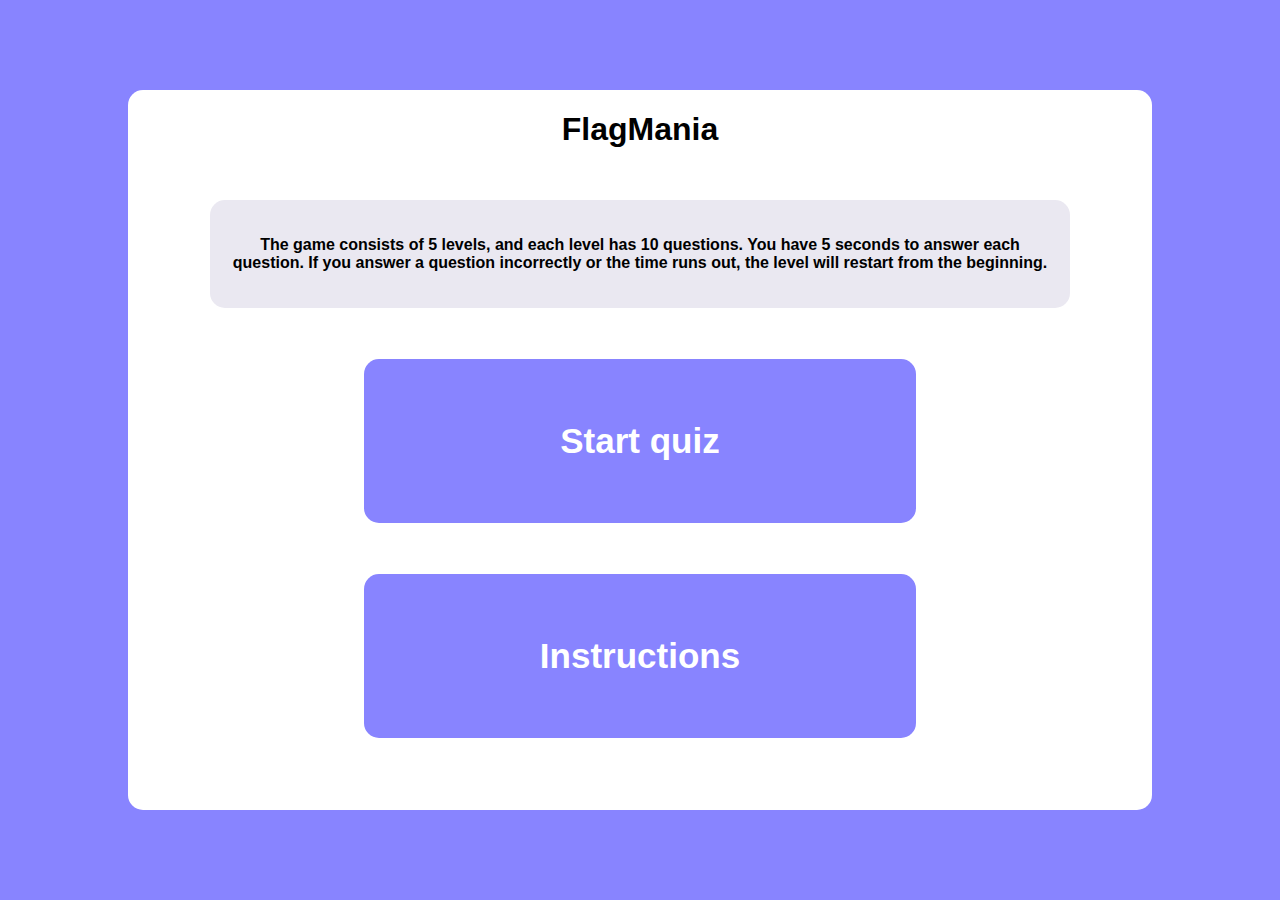
<file: index.html>
<!DOCTYPE html>
<html lang="en">
  <head>
    <meta charset="UTF-8" />
    <meta name="viewport" content="width=device-width, initial-scale=1.0" />
    <title>FlagMania</title>
    <link rel="stylesheet" href="./css/menu.css" />
    <link rel="icon" href="./flags/slovensko.png" type="image/x-icon" />
    <link rel="manifest" href="./manifest.webmanifest" />
  </head>
  <body>
    <div class="menu-container">
      <h1>FlagMania</h1>
      <div class="rules">
        <p>
          The game consists of 5 levels, and each level has 10 questions. You
          have 5 seconds to answer each question. If you answer a question
          incorrectly or the time runs out, the level will restart from the
          beginning.
        </p>
      </div>
      <a href="html/quiz.html" class="menu-link" id="startLink">Start quiz</a>
      <a href="html/help.html" class="menu-link" id="helpLink"
        >Instructions</a
      >
    </div>
    <script src="./js/script.js"></script>
  </body>
</html>
</file>
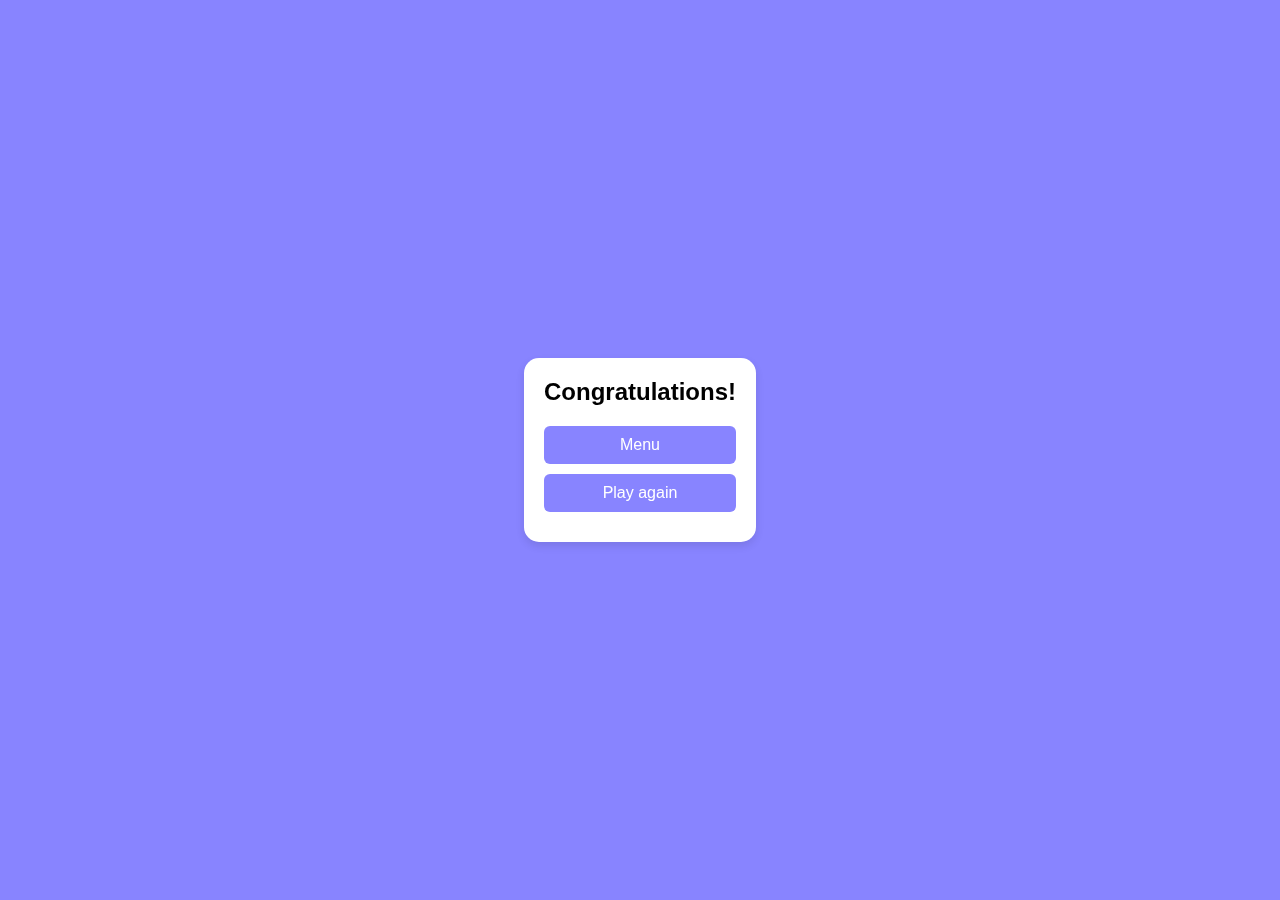
<file: html/congratulations.html>
<!DOCTYPE html>
<html lang="en">
  <head>
    <meta charset="UTF-8" />
    <meta name="viewport" content="width=device-width, initial-scale=1.0" />
    <title>FlagMania</title>
    <link rel="stylesheet" href="../css/congratulations.css" />
    <link rel="icon" href="../flags/slovensko.png" type="image/x-icon" />
  </head>
  <body>
    <div class="modal-container">
      <div class="modal-header">Congratulations!</div>
      <div class="buttons-container">
        <a href="./../index.html" class="menu-button">Menu</a>
        <a href="./quiz.html" class="quiz-button">Play again</a>
      </div>
    </div>
    <script src="../js/script.js"></script>
  </body>
</html>
</file>
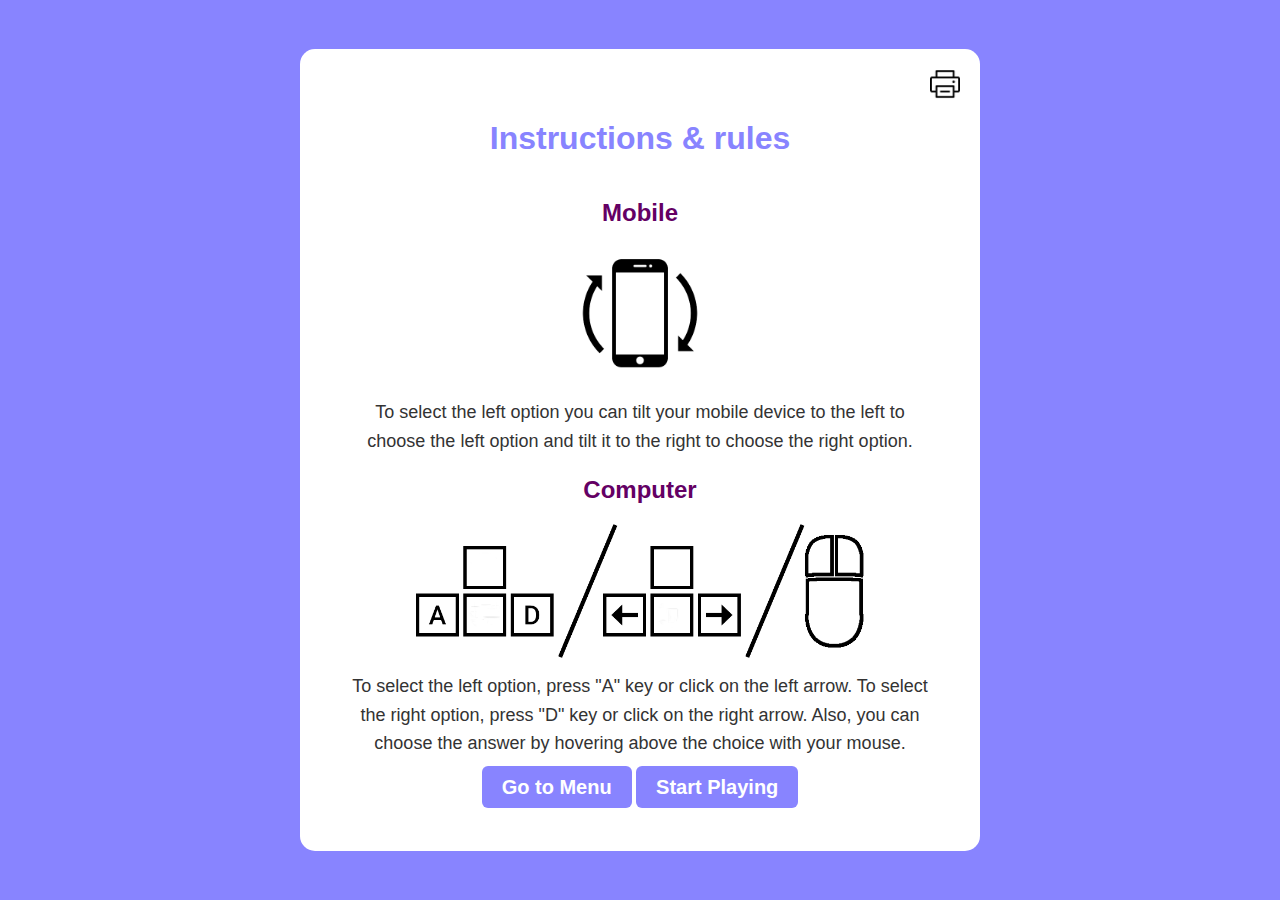
<file: html/help.html>
<!DOCTYPE html>
<html lang="en">
  <head>
    <meta charset="UTF-8" />
    <meta name="viewport" content="width=device-width, initial-scale=1.0" />
    <title>Help - FlagMania</title>
    <link rel="stylesheet" href="./../css/help.css" />
    <link rel="icon" href="./../flags/slovensko.png" type="image/x-icon" />
  </head>
  <body>
    <div class="help-container">
      <div class="header-container">
        <img id="print-image" src="./../resources/printer.png" alt="print" />
        <h1>Instructions & rules</h1>
      </div>

      <h2>Mobile</h2>
      <img
        id="mobile-controls"
        src="./../resources/mobile-tilt.png"
        alt="print"
      />
      <p>
        To select the left option you can tilt your mobile device to the left to
        choose the left option and tilt it to the right to choose the right
        option.
      </p>

      <h2>Computer</h2>
      <img id="computer-controls" src="./../resources/wasd.png" alt="print" />
      <p>
        To select the left option, press "A" key or click on the left arrow. To
        select the right option, press "D" key or click on the right arrow.
        Also, you can choose the answer by hovering above the choice with your
        mouse.
      </p>

      <div class="buttons-container">
        <a href="../index.html" class="nav-link">Go to Menu</a>
        <a href="./quiz.html" class="nav-link">Start Playing</a>
      </div>
    </div>
    <script>
      function printPage() {
        window.print();
      }

      document
        .getElementById("print-image")
        .addEventListener("click", printPage);
    </script>
  </body>
</html>
</file>
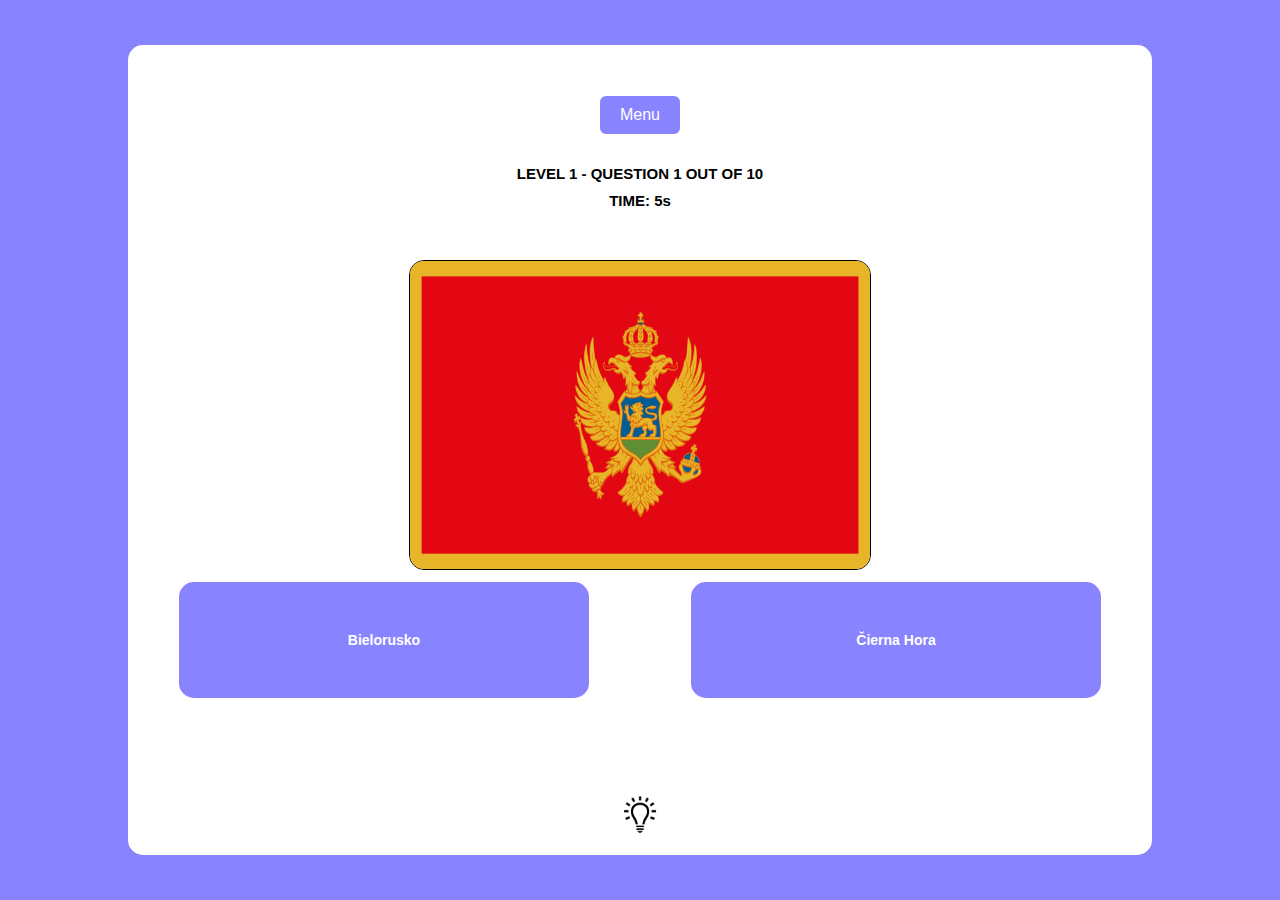
<file: html/quiz.html>
<!DOCTYPE html>
<html lang="en">
  <head>
    <meta charset="UTF-8" />
    <meta name="viewport" content="width=device-width, initial-scale=1.0" />
    <link
      rel="stylesheet"
      href="https://fonts.googleapis.com/css2?family=Roboto:wght@400;700&display=swap"
    />
    <link rel="stylesheet" href="./../css/styles.css" />
    <link rel="stylesheet" href="./../css/next-level.css" />
    <link rel="icon" href="./../flags/slovensko.png" type="image/x-icon" />
    <title>FlagMania</title>
  </head>

  <body>
    <div class="quiz-window">
      <div class="left"></div>
      <div class="quiz-container" id="quiz-container">
        <div class="flag-container">
          <button id="go-to-index">Menu</button>
          <div id="score">LEVEL 1 - QUESTION 1 OUT OF 10</div>
          <div id="timer">TIME: 5s</div>
          <img id="flag-image" src="" alt="Country Flag" />
        </div>
        <div id="options-container" class="options-container">
          <div id="left-options-container" class="left-options-container"></div>
          <div
            id="right-options-container"
            class="right-options-container"
          ></div>
        </div>
        <div id="correct-answer" class="correct-answer"></div>
        <img id="hint-image" src="./../resources/lightbulb.png" alt="hint" />
      </div>
      <div class="modal-container" style="display: none">
        <div class="modal-header">Level done!</div>
        <button class="modal-button">NEXT LEVEL</button>
      </div>
      <div class="right"></div>
    </div>
    <script src="./../js/script.js"></script>
  </body>
</html>
</file>
<file: css/menu.css>
html {
    background-color: #8884ff;
}

body {
    background-color: #ffffff;
    font-family: Arial, sans-serif;
    display: flex;
    flex-direction: column;
    align-items: center;
    justify-content: center;
    height: 100vh;
    margin: 0;
    background-color: #8884ff;
}

.menu-container {
    background-color: #ffffff;
    border-radius: 15px;
    height: 80%;
    width: 50%;
    text-align: center;
    overflow-y: auto;
}

.rules {
    width: 80%;
    display: flex;
    flex-direction: column;
    align-items: center;
    background-color: #eae8f1;
    border-radius: 15px;
    margin: 5% auto;
    padding: 20px;
    font-weight: bold;
}

#helpLink,
#startLink {
    background-color: #8884ff;
    color: white;
    padding: 10px 20px;
    font-size: 35px;
    font-weight: bold;
    text-decoration: none;
    display: inline-flex; 
    align-items: center; 
    justify-content: center;
    border: none;
    border-radius: 15px;
    cursor: pointer;
    width: 50%;
    height: 20%;
}

#helpLink {
    margin-top: 5%;
}

#helpLink:hover,
#startLink:hover {
    background-color: #b8b0c9;
}

@media only screen and (max-width: 600px) {
    .menu-container {
        width: 90%;
    }

    #helpLink,
    #startLink {
        font-size: 6vw;
        width: 70%;
        height: 12%;
    }

    .rules {
        width: 80%;
    }
}

@media only screen and (max-width: 1301px) {
    .menu-container {
        width: 80%;
    }
}
</file>
<file: css/congratulations.css>
body {
    font-family: Arial, sans-serif;
    display: flex;
    align-items: center;
    justify-content: center;
    height: 100vh;
    margin: 0;
    background-color: #f4f4f4;
}

body::before {
    content: "";
    position: fixed;
    top: 0;
    left: 0;
    width: 100%;
    height: 100%;
    background-color: #8884ff; 
    z-index: -2; 
}

.modal-container {
    background-color: #fff;
    box-shadow: 0 4px 8px rgba(0, 0, 0, 0.1);
    border-radius: 15px;
    padding: 20px; 
    text-align: center;
}

.modal-header {
    font-size: 24px;
    font-weight: bold;
    margin-bottom: 20px;
}

.modal-content {
    font-size: 18px;
    margin-bottom: 30px;
}

.menu-button,
.quiz-button {
    background-color: #8884ff;
    color: #fff;
    padding: 10px 20px;
    font-size: 16px;
    border: none;
    border-radius: 6px;
    cursor: pointer;
    transition: background-color 0.3s;
    margin-bottom: 10px;
    text-decoration: none; 
}

.menu-button:hover,
.quiz-button:hover {
    background-color: #6060a0; 
}

.menu-button a,
.quiz-button a {
    font-weight: bold;
}

.buttons-container {
    display: flex;
    flex-direction: column;
}
</file>
<file: css/help.css>
html {
    background-color: #8884ff;
}

body {
    background-color: #ffffff;
    font-family: Arial, sans-serif;
    display: flex;
    flex-direction: column;
    align-items: center;
    justify-content: center;
    height: 100vh;
    margin: 0;
    background-color: #8884ff;
}

.help-container {
    background-color: #ffffff;
    border-radius: 15px;
    padding: 20px;
    text-align: center;
    width: 50%;
    overflow-y: auto;
}

.help-container h1 {
    color: #8884ff;
}

.help-container h2 {
    color: #640064;
    margin-top: 20px;
}

.help-container p {
    color: #333;
    font-size: 18px;
    line-height: 1.6;
    margin-top: 10px;
    margin-left: 30px;
    margin-right: 30px;
}

.buttons-container {
    margin-bottom: 5%;
}

.buttons-container a {
    background-color: #8884ff;
    color: white;
    padding: 10px 20px;
    font-size: 20px;
    font-weight: bold;
    text-decoration: none;
    border: none;
    border-radius: 6px;
    cursor: pointer;
    margin-top: 20px;
}

.help-container a:hover {
    background-color: #640064;
}

.header-container {
    display: flex;
    flex-direction: column;
    align-items: center;
  }
  
  #print-image {
    width: 30px; 
    height: 30px; 
    align-self: flex-end; 
    cursor: pointer;
    transition: transform 0.2s, box-shadow 0.2s;
  }

  #print-image:hover {
    transform: scale(1.1); 
  }

  #mobile-controls {
    width: 50%; 
    max-width: 150px; 
    height: auto; 
  }
  
  #computer-controls {
    width: 70%; 
    max-width: 500px; 
    height: auto; 
  }

  @media only screen and (max-width: 600px) {
    .help-container {
        width: 80%;
        height: 90%;
        font-size: 8px;
    }

    .buttons-container a {
        font-size: 14px;
    }

    #mobile-controls,
    #computer-controls {
        width: 90%;
    }
}
</file>
<file: css/styles.css>
.quiz-window {
  background-color: #8884ff;
  font-family: 'Roboto', sans-serif;
  display: flex;
  align-items: center;
  justify-content: center;
  height: 100vh;
  margin: 0;
  width: 100%;
}

.quiz-container {
  display: block;
  background-color: white;
  text-align: center;
  border-radius: 15px;
  height: 90%;
  width: 50%;
}

.left,
.right {
  background-color: #8884ff;
  height: 100%;
}

.flag-container {
  height: 60%;
}

.options-container {
  display: flex;
  flex-direction: row;
}

.option-button {
  background-color: #8884ff;
  color: white;
  padding: 50px 20px; 
  font-size: 26px;
  font-weight: bold;
  border: none;
  border-radius: 15px; 
  width: 50%;
  margin: 5%;
}

.option-button:hover {
  background-color: #b8b0c9;
}

.correct-answer {
  text-align: center;
  font-size: 18px;
  margin-top: 10px;
  display: none;
}

#flag-image {
  height: auto;
  width: 45%;
  border-radius: 15px;
  object-fit: cover;
  margin-bottom: 10%;
  margin-top: 5%;
  max-height: 65%;
  border: 1px solid #000;
}

#hint-image {
  height: 5%;
  position: absolute;
  bottom: 7%; 
  left: 50%; 
  transform: translateX(-50%);
}

#score {
  margin-top: 3%;
  font-weight: bold;
}

#timer {
  margin-top: 1%;
  font-weight: bold;
}


#go-to-index {
  margin-top: 5%;
  background-color: #8884ff;
  color: #fff;
  padding: 10px 20px;
  font-size: 16px;
  border: none;
  border-radius: 6px;
  cursor: pointer;
  transition: background-color 0.3s;
}

#go-to-index:hover {
  background-color: #6060a0;
}

@media only screen and (max-width: 1300px) {
  .quiz-container {
    width: 80%; 
  }

  .option-button {
    font-size: 14px;
    width: 90%;
  }

  #score {
    font-size: 15px;
  }

  #timer {
    font-size: 15px;
  }
}

@media only screen and (max-width: 800px) {
  #flag-image {
    width: 80%;
  }
}

@media only screen and (max-width: 600px) {
  .quiz-container {
    width: 90%;
  }

  .option-button {
    font-size: 20px;
    width: 100%;
  }

  #flag-image {
    margin-top: 20%;
  }
}
</file>
<file: css/next-level.css>
body {
    font-family: Arial, sans-serif;
    display: flex;
    align-items: center;
    justify-content: center;
    height: 100vh;
    margin: 0;
    background-color: #f4f4f4;
}

.modal-container {
    background-color: #fff;
    box-shadow: 0 4px 8px rgba(0, 0, 0, 0.1);
    border-radius: 15px;
    padding: 20px;
    text-align: center;
}

.modal-header {
    font-size: 24px;
    font-weight: bold;
    margin-bottom: 20px;
}

.modal-content {
    font-size: 18px;
    margin-bottom: 30px;
}

.modal-button {
    background-color: #8884ff;
    color: #fff;
    padding: 10px 20px;
    font-size: 16px;
    font-weight: bold;
    border: none;
    border-radius: 6px;
    cursor: pointer;
    transition: background-color 0.3s;
}
</file>
